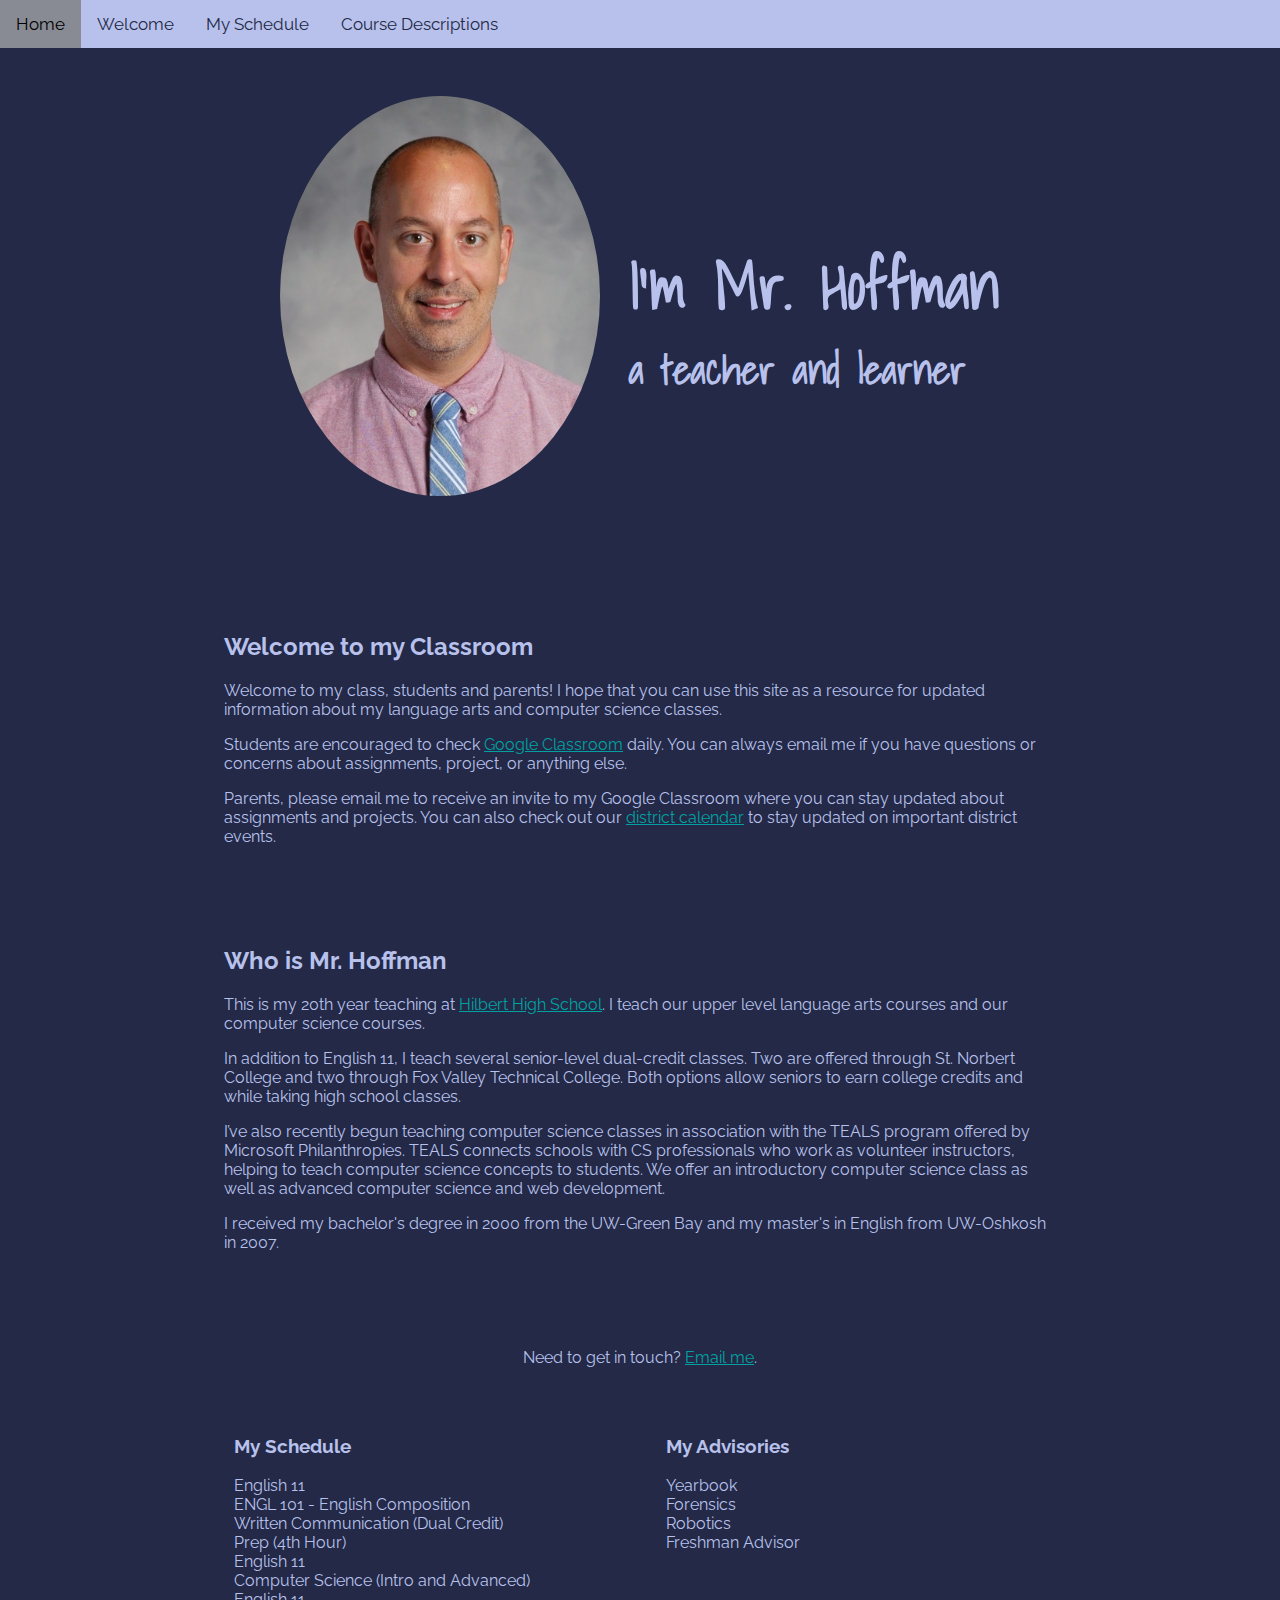
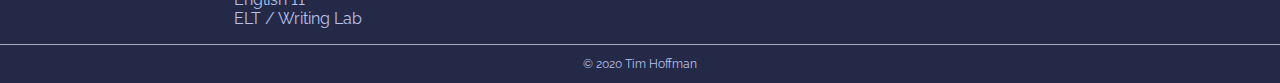
<file: index.html>
<!DOCTYPE html>
<html lang="en">

<head>
  <meta charset="UTF-8">
  <meta name="viewport" content="width=device-width, initial-scale=1.0">
  <meta http-equiv="X-UA-Compatible" content="ie=edge">
  <link rel="stylesheet" href="https://cdnjs.cloudflare.com/ajax/libs/font-awesome/4.7.0/css/font-awesome.min.css">
  <link rel="apple-touch-icon" sizes="180x180" href="images/apple-touch-icon.png">
  <link rel="icon" type="image/png" sizes="32x32" href="images/favicon-32x32.png">
  <link rel="icon" type="image/png" sizes="16x16" href="images/favicon-16x16.png">
  <link href="https://fonts.googleapis.com/css?family=Shadows+Into+Light|Raleway&display=swap" rel="stylesheet">
  <link rel="stylesheet" href="styles/style.css">
  <title>Mr. Hoffman's Class Pages</title>
</head>

<body>
  <nav>
    <div class="topnav" id="myTopnav">
      <a href="/" class="active">Home</a>
      <a href="#about-me">Welcome</a>
      <a href="#schedule">My Schedule</a>
      <a href="courses.html">Course Descriptions</a>
      <a href="javascript:void(0);" class="icon" onclick="myFunction()">
        <i class="fa fa-bars"></i>
      </a>
    </div>
  </nav>

  <div id="home" class="header-section">
    <div class="portrait">
      <img class="header-img" src="images/Hoffman_Tim.JPG" alt="Mr. Hoffman portrait">
    </div>
    <div id="title-text" class="title-text">
      <h1>I'm Mr. Hoffman</h1>
      <h2>a teacher and learner</h2>
    </div>
  </div>

  <div class="body-section">
    <div id="welcome-text">
      <h2>Welcome to my Classroom</h2>
      <p>Welcome to my class, students and parents! I hope that you can use this site as a resource for updated
        information about my language arts and computer science classes.</p>
      <p>Students are encouraged to check <a class="body-link" href="https://classroom.google.com">Google Classroom</a>
        daily. You can always email me if you have questions or concerns about assignments, project, or anything else.
      </p>
      <p>Parents, please email me to receive an invite to my Google Classroom where you can stay updated about
        assignments and projects. You can also check out our <a class="body-link"
          href="http://www.hilbertk12.org/district/calendar.cfm">district calendar</a> to stay updated on important
        district events.</p>
    </div>
    <div id="about-me">
      <h2>Who is Mr. Hoffman</h2>
      <p>This is my 20th year teaching at <a class="body-link" href="http://www.hilbert.k12.wi.us">Hilbert High
          School</a>. I teach our upper level language arts courses and our computer science courses.</p>
      <p>In addition to English 11, I teach several senior-level dual-credit classes. Two are offered through St.
        Norbert College and two through Fox Valley Technical College. Both options allow seniors to earn college credits
        and while taking high school classes.</p>
      <p>I’ve also recently begun teaching computer science classes in association with the TEALS program offered by
        Microsoft Philanthropies. TEALS connects schools with CS professionals who work as volunteer instructors,
        helping to teach computer science concepts to students. We offer an introductory computer science class as well
        as advanced computer science and web development.</p>
      <p>I received my bachelor's degree in 2000 from the UW-Green Bay and my master's in English from UW-Oshkosh in
        2007.</p>
    </div>
  </div>

  <div class="schedule-section">

    <p>Need to get in touch? <a class="body-link" href="mailto:hoffmant@hilbertk12.org">Email me</a>.</p>

    <div class="schedule-section-content">

      <div class="schedule-section-column">
        <h3 id="schedule">My Schedule</h3>
        <p>English 11</p>
        <p>ENGL 101 - English Composition</p>
        <p>Written Communication (Dual Credit)</p>
        <p>Prep (4th Hour)</p>
        <p>English 11</p>
        <p>Computer Science (Intro and Advanced)</p>
        <p>English 11</p>
        <p>ELT / Writing Lab</p>
      </div>
      <div class="schedule-section-column">
        <h3>My Advisories</h3>
        <p>Yearbook</p>
        <p>Forensics</p>
        <p>Robotics</p>
        <p>Freshman Advisor</p>
      </div>

    </div>

  </div>






  <div class="footer">
    <hr>
    <p>© 2020 Tim Hoffman</p>
  </div>


  <script type="text/javascript" src="scripts/scripts.js"></script>
  <script src="https://code.jquery.com/jquery-3.3.1.slim.min.js"
    integrity="sha384-q8i/X+965DzO0rT7abK41JStQIAqVgRVzpbzo5smXKp4YfRvH+8abtTE1Pi6jizo" crossorigin="anonymous">
  </script>
  <script src="https://cdnjs.cloudflare.com/ajax/libs/popper.js/1.14.7/umd/popper.min.js"
    integrity="sha384-UO2eT0CpHqdSJQ6hJty5KVphtPhzWj9WO1clHTMGa3JDZwrnQq4sF86dIHNDz0W1" crossorigin="anonymous">
  </script>
  <script src="https://stackpath.bootstrapcdn.com/bootstrap/4.3.1/js/bootstrap.min.js"
    integrity="sha384-JjSmVgyd0p3pXB1rRibZUAYoIIy6OrQ6VrjIEaFf/nJGzIxFDsf4x0xIM+B07jRM" crossorigin="anonymous">
  </script>
</body>

</html>
</file>
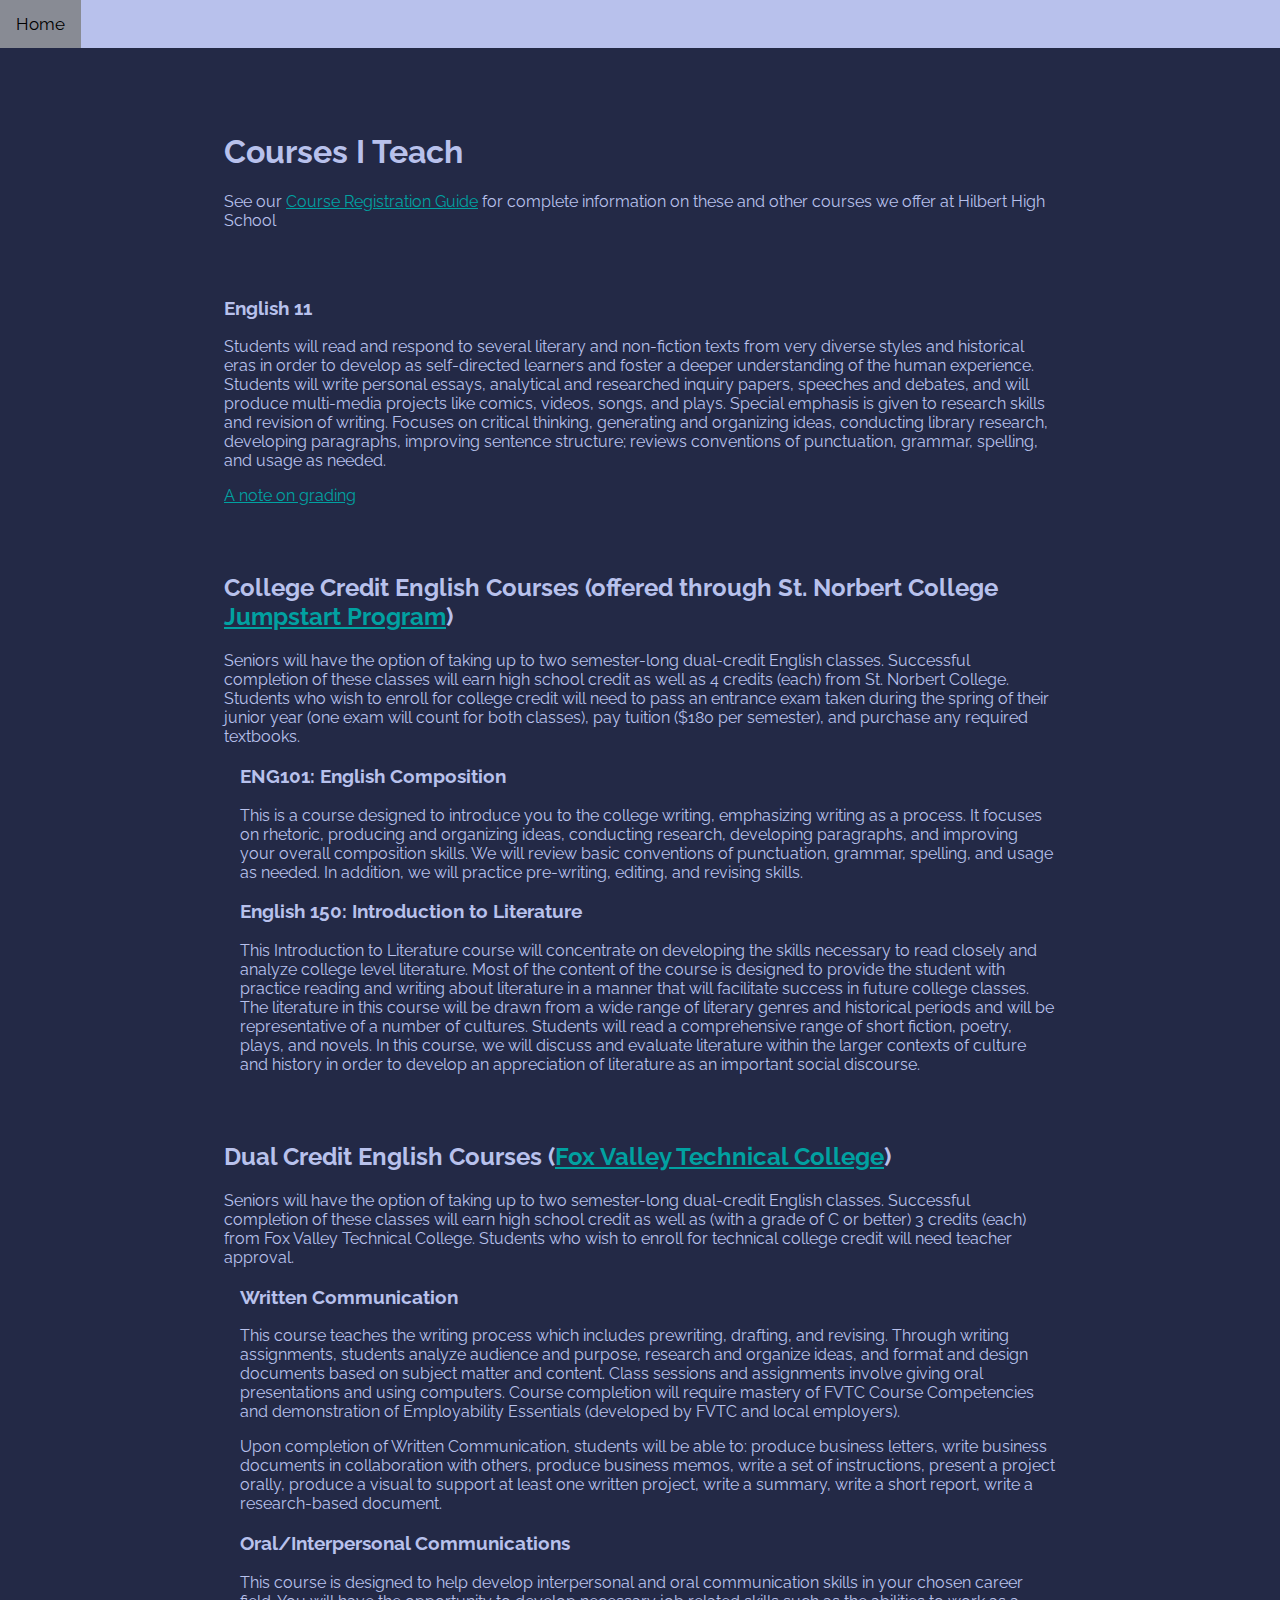
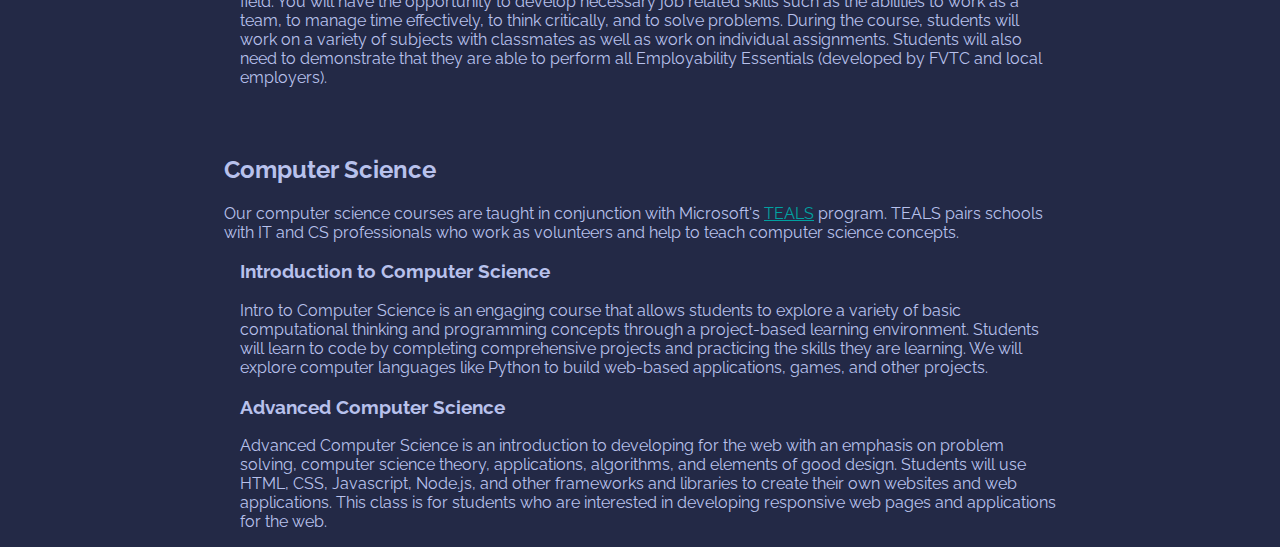
<file: courses.html>
<!DOCTYPE html>
<html lang="en">

<head>
    <meta charset="UTF-8">
    <meta name="viewport" content="width=device-width, initial-scale=1.0">
    <meta http-equiv="X-UA-Compatible" content="ie=edge">
    <link rel="apple-touch-icon" sizes="180x180" href="images/apple-touch-icon.png">
    <link rel="icon" type="image/png" sizes="32x32" href="images/favicon-32x32.png">
    <link rel="icon" type="image/png" sizes="16x16" href="images/favicon-16x16.png">
    <link href="https://fonts.googleapis.com/css?family=Caveat|Raleway&display=swap" rel="stylesheet">
    <link rel="stylesheet" href="styles/style.css">
    <title>Mr. Hoffman's Class Pages</title>
</head>

<body>
    <nav>
        <div class="topnav" id="myTopnav">
            <a href="/" class="active">Home</a>

            <a href="javascript:void(0);" class="icon" onclick="myFunction()">
                <i class="fa fa-bars"></i>
            </a>
        </div>
    </nav>

    <div class="course-descriptions">
        <h1>Courses I Teach</h1>
        <p>See our <a class="body-link"
                href="http://www.hilbertk12.org/Guidance/Course%20Registration%20Guide%201920.pdf">Course Registration
                Guide</a> for complete information on these and other courses we offer at Hilbert High School</p>
        <div class="engl-11-description">
            <h3>English 11</h3>
            <p>Students will read and respond to several literary and non-fiction texts from very diverse styles and
                historical eras in order to develop as self-directed learners and foster a deeper understanding of the
                human
                experience. Students will write personal essays, analytical and researched inquiry papers, speeches and
                debates, and will produce multi-media projects like comics, videos, songs, and plays. Special emphasis
                is
                given to research skills and revision of writing. Focuses on critical thinking, generating and
                organizing
                ideas, conducting library research, developing paragraphs, improving sentence structure; reviews
                conventions
                of punctuation, grammar, spelling, and usage as needed.</p>
                <p><a class="body-link" href="grading.html">A note on grading</a></p>
        </div>
        <div class="jumpstart-description">
            <h2>College Credit English Courses (offered through St. Norbert College <a class="body-link"
                    href="https://www.snc.edu/collegejumpstart/">Jumpstart Program</a>)</h2>
            <p>Seniors will have the option of taking up to two semester-long dual-credit English classes. Successful
                completion of these classes will earn high school credit as well as 4 credits (each) from St. Norbert
                College. Students who wish to enroll for college credit will need to pass an entrance exam taken during
                the
                spring of their junior year (one exam will count for both classes), pay tuition ($180 per semester), and
                purchase any required textbooks.</p>
            <div class="detailed-description">
                <h3>ENG101: English Composition</h3>
                <p>This is a course designed to introduce you to the college writing, emphasizing writing as a process.
                    It
                    focuses on rhetoric, producing and organizing ideas, conducting research, developing paragraphs, and
                    improving your overall composition skills. We will review basic conventions of punctuation, grammar,
                    spelling, and usage as needed. In addition, we will practice pre-writing, editing, and revising
                    skills.
                </p>
            </div>
            <div class="detailed-description">
                <h3>English 150: Introduction to Literature</h3>
                <p>This Introduction to Literature course will concentrate on developing the skills necessary to read
                    closely
                    and analyze college­ level literature. Most of the content of the course is designed to provide the
                    student
                    with practice reading and writing about literature in a manner that will facilitate success in
                    future
                    college classes. The literature in this course will be drawn from a wide range of literary genres
                    and
                    historical periods and will be representative of a number of cultures. Students will read a
                    comprehensive
                    range of short fiction, poetry, plays, and novels. In this course, we will discuss and evaluate
                    literature
                    within the larger contexts of culture and history in order to develop an appreciation of literature
                    as
                    an
                    important social discourse.</p>
            </div>
        </div>
        <div class="dual-credit-description">
            <h2>Dual Credit English Courses (<a class="body-link"
                    href="https://www.fvtc.edu/programs/CreditForPriorLearning/EarlyCollegeCredit">Fox Valley Technical
                    College</a>)</h2>
            <p>Seniors will have the option of taking up to two semester-long dual-credit English classes. Successful
                completion of these classes will earn high school credit as well as (with a grade of C or better) 3
                credits
                (each) from Fox Valley Technical College. Students who wish to enroll for technical college credit will
                need
                teacher approval.</p>
            <div class="detailed-description">
                <h3>Written Communication</h3>
                <p>This course teaches the writing process which includes prewriting, drafting, and revising. Through
                    writing
                    assignments, students analyze audience and purpose, research and organize ideas, and format and
                    design
                    documents based on subject matter and content. Class sessions and assignments involve giving oral
                    presentations and using computers. Course completion will require mastery of FVTC Course
                    Competencies
                    and
                    demonstration of Employability Essentials (developed by FVTC and local employers).</p>
                <p>Upon completion of Written Communication, students will be able to: produce business letters, write
                    business
                    documents in collaboration with others, produce business memos, write a set of instructions, present
                    a
                    project orally, produce a visual to support at least one written project, write a summary, write a
                    short
                    report, write a research-based document.</p>
            </div>
            <div class="detailed-description">
                <h3>Oral/Interpersonal Communications</h3>
                <p>This course is designed to help develop interpersonal and oral communication skills in your chosen
                    career
                    field. You will have the opportunity to develop necessary job related skills such as the abilities
                    to
                    work
                    as a team, to manage time effectively, to think critically, and to solve problems. During the
                    course,
                    students will work on a variety of subjects with classmates as well as work on individual
                    assignments.
                    Students will also need to demonstrate that they are able to perform all Employability Essentials
                    (developed
                    by FVTC and local employers).</p>
            </div>
        </div>
        <div class="comp-sci-description">
            <h2>Computer Science</h2>
            <p>Our computer science courses are taught in conjunction with Microsoft's <a class="body-link"
                    href="https://www.microsoft.com/en-us/teals">TEALS</a> program. TEALS pairs schools with IT and CS
                professionals who work as volunteers and help to teach computer science concepts.</p>
            <div class="detailed-description">
                <h3>Introduction to Computer Science</h3>
                <p>Intro to Computer Science is an engaging course that allows students to explore a variety of basic
                    computational thinking
                    and programming concepts through a project-based learning environment. Students will learn to code
                    by completing comprehensive projects and practicing the skills they are learning. We will explore
                    computer languages like Python to build web-based applications, games, and other projects.</p>
            </div>
            <div class="detailed-description">
                <h3>Advanced Computer Science</h3>
                <p>Advanced Computer Science is an introduction to developing for the web with an emphasis on problem
                    solving, computer science theory, applications, algorithms, and elements of good design. Students
                    will use HTML, CSS, Javascript, Node.js, and other frameworks and libraries to create their own
                    websites and web applications. This class is for students who are interested in developing
                    responsive web pages and applications for the web.</p>
            </div>
        </div>
    </div>


</body>

</html>
</file>
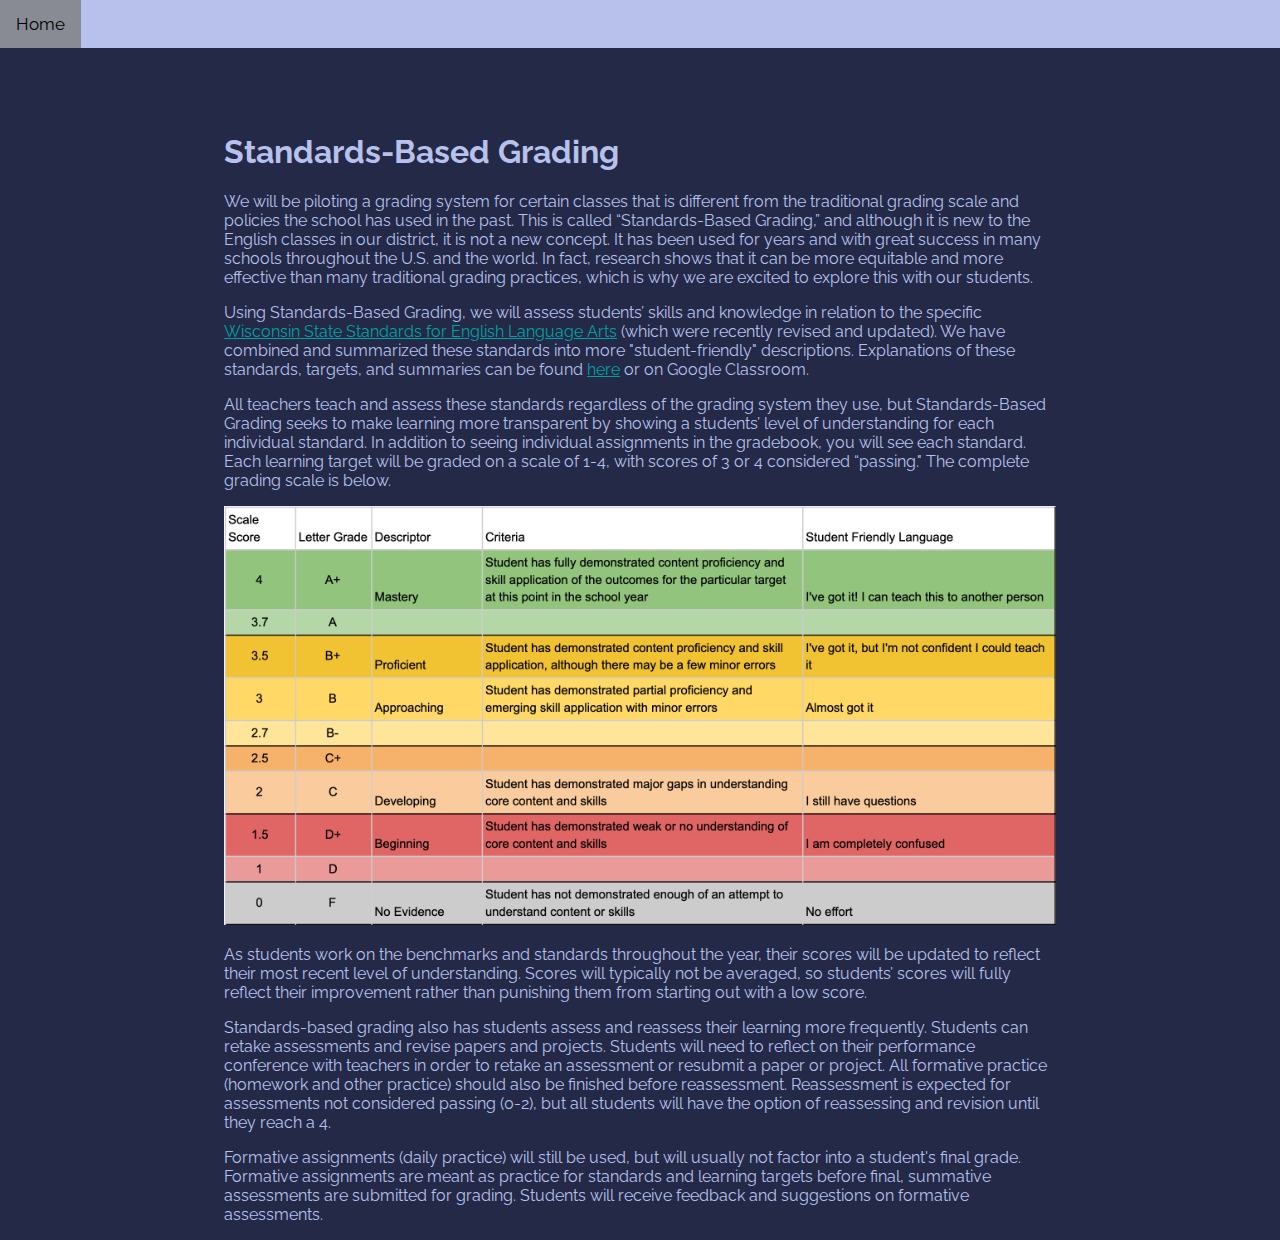
<file: grading.html>
<!DOCTYPE html>
<html lang="en">
<head>
    <meta charset="UTF-8">
    <meta name="viewport" content="width=device-width, initial-scale=1.0">
    <meta http-equiv="X-UA-Compatible" content="ie=edge">
    <link rel="apple-touch-icon" sizes="180x180" href="images/apple-touch-icon.png">
    <link rel="icon" type="image/png" sizes="32x32" href="images/favicon-32x32.png">
    <link rel="icon" type="image/png" sizes="16x16" href="images/favicon-16x16.png">
    <link href="https://fonts.googleapis.com/css?family=Caveat|Raleway&display=swap" rel="stylesheet">
    <link rel="stylesheet" href="styles/style.css">
    <title>Mr. Hoffman's Class Pages</title>
</head>
<body>
    <nav>
        <div class="topnav" id="myTopnav">
            <a href="/" class="active">Home</a>

            <a href="javascript:void(0);" class="icon" onclick="myFunction()">
                <i class="fa fa-bars"></i>
            </a>
        </div>
    </nav>

    <div class="body-section">
        <h1>Standards-Based Grading</h1>
        <p>We will be piloting a grading system for certain classes that is different from the traditional grading scale and policies the school has used in the past. This is called “Standards-Based Grading,” and although it is new to the English classes in our district, it is not a new concept. It has been used for years and with great success in many schools throughout the U.S. and the world. In fact, research shows that it can be more equitable and more effective than many traditional grading practices, which is why we are excited to explore this with our students. </p>
        <p>Using Standards-Based Grading, we will assess students’ skills and knowledge in relation to the specific <a class="body-link" href="https://dpi.wi.gov/ela/standards">Wisconsin State Standards for English Language Arts</a> (which were recently revised and updated). We have combined and summarized these standards into more "student-friendly" descriptions. Explanations of these standards, targets, and summaries can be found <a class="body-link" href="standards.html">here</a> or on Google Classroom.</p>
        <p>All teachers teach and assess these standards regardless of the grading system they use, but Standards-Based Grading seeks to make learning more transparent by showing a students’ level of understanding for each individual standard. In addition to seeing individual assignments in the gradebook, you will see each standard. Each learning target will be graded on a scale of 1-4, with scores of 3 or 4 considered “passing." The complete grading scale is below.</p>
        <img class="grade-scale-img" src="images/standards_grading_scale.png" alt="grading scale">
        <p>As students work on the benchmarks and standards throughout the year, their scores will be updated to reflect their most recent level of understanding. Scores will typically not be averaged, so students’ scores will fully reflect their improvement rather than punishing them from starting out with a low score.</p>
        <p>Standards-based grading also has students assess and reassess their learning more frequently.  Students can retake assessments and revise papers and projects. Students will need to reflect on their performance conference with teachers in order to retake an assessment or resubmit a paper or project. All formative practice (homework and other practice) should also be finished before reassessment. Reassessment is expected for assessments not considered passing (0-2), but all students will have the option of reassessing and revision until they reach a 4.</p>
        <p>Formative assignments (daily practice) will still be used, but will usually not factor into a student's final grade. Formative assignments are meant as practice for standards and learning targets before final, summative assessments are submitted for grading. Students will receive feedback and suggestions on formative assessments.</p>
    </div>
</body>
</html>
</file>
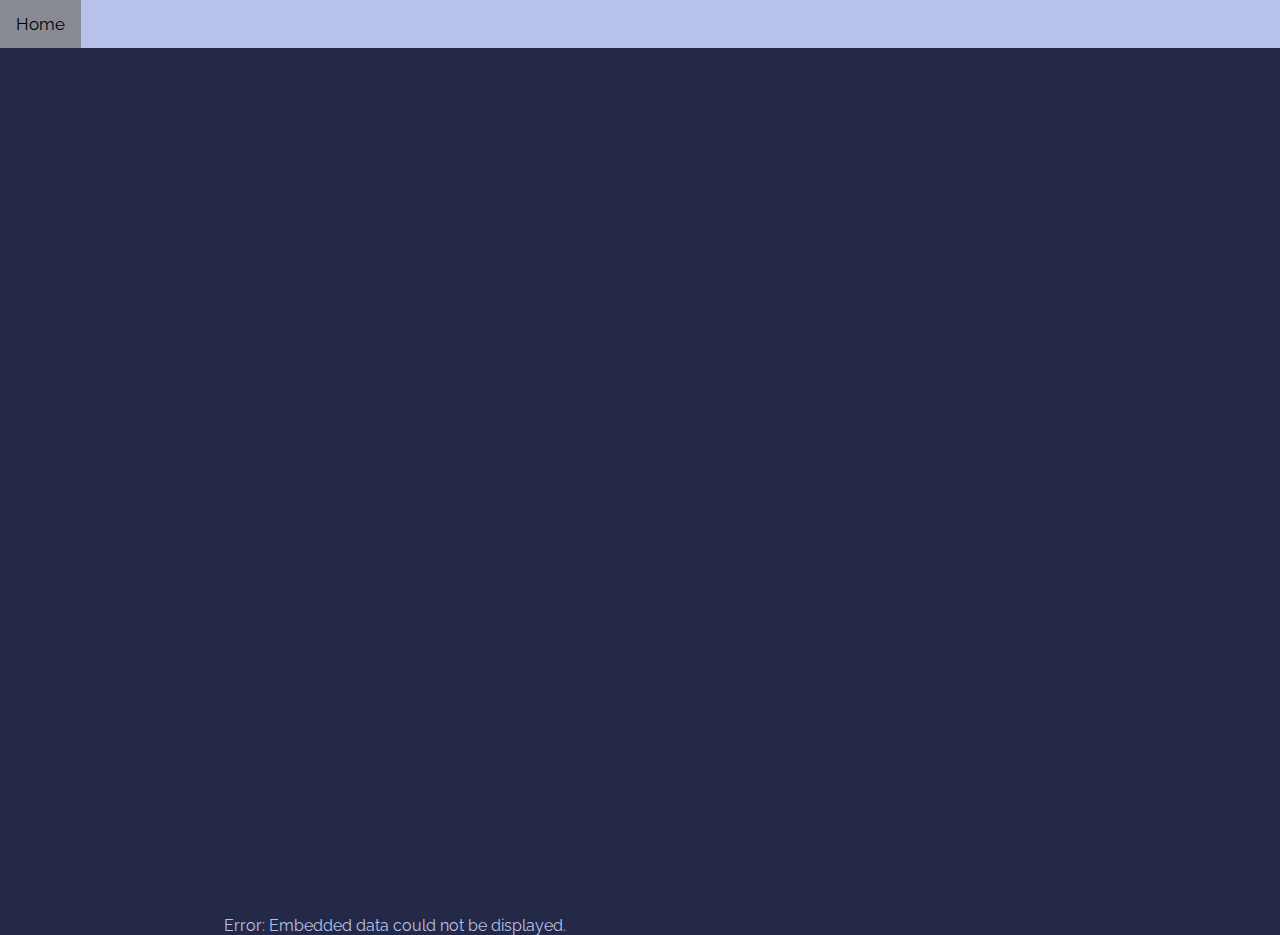
<file: standards.html>
<!DOCTYPE html>
<html lang="en">
<head>
    <meta charset="UTF-8">
    <meta name="viewport" content="width=device-width, initial-scale=1.0">
    <meta http-equiv="X-UA-Compatible" content="ie=edge">
    <link rel="apple-touch-icon" sizes="180x180" href="images/apple-touch-icon.png">
    <link rel="icon" type="image/png" sizes="32x32" href="images/favicon-32x32.png">
    <link rel="icon" type="image/png" sizes="16x16" href="images/favicon-16x16.png">
    <link href="https://fonts.googleapis.com/css?family=Caveat|Raleway&display=swap" rel="stylesheet">
    <link rel="stylesheet" href="styles/style.css">
    <title>Mr. Hoffman's Class Pages</title>
</head>
<body>
    <nav>
        <div class="topnav" id="myTopnav">
            <a href="/" class="active">Home</a>

            <a href="javascript:void(0);" class="icon" onclick="myFunction()">
                <i class="fa fa-bars"></i>
            </a>
        </div>
    </nav>

    <div class="body-section">
        <object class="spreadsheet" data="https://docs.google.com/spreadsheets/d/e/2PACX-1vSzqJAOuu3pb8lH6isB2sk-S2lbM8frtsWDyq8MXpG2KLooDDyEU221rbd7mth3YpEgT2m0EArFuTLz/pubhtml" width="100%" height="800">
            <embed class="spreadsheet" src="https://docs.google.com/spreadsheets/d/e/2PACX-1vSzqJAOuu3pb8lH6isB2sk-S2lbM8frtsWDyq8MXpG2KLooDDyEU221rbd7mth3YpEgT2m0EArFuTLz/pubhtml" width="100%" height="800"> </embed>
            Error: Embedded data could not be displayed.
        </object>
        </div>
    </div>
    
</body>
</html>
</file>
<file: styles/style.css>
body {
    margin: 0;
    background-color: #232946;        
    /* background-image: url("/images/laptop-819285_1920.jpg"); */
    /* background-size: 100%;  
    background-repeat: no-repeat; */
    color: #b8c1ec; 
}


/* Add a black background color to the top navigation */
.topnav {
    font-family: 'Raleway', sans-serif;
    background-color: #b8c1ec;
    overflow: hidden;
}

/* Style the links inside the navigation bar */
.topnav a {
    float: left;
    display: block;
    color: #232946;
    text-align: center;
    padding: 14px 16px;
    text-decoration: none;
    font-size: 17px;
}

/* Change the color of links on hover */
.topnav a:hover {
    background-color: #888B94;
    color: black;
}

/* Add an active class to highlight the current page */

/* Hide the link that should open and close the topnav on small screens */
.topnav .icon {
    display: none;
}

.header-section {
    /* background-color: black; */
    display: flex;
    align-items: center;
    justify-content: center;
    background-repeat: no-repeat;
    background-position: center;
    background-size: 100%;
    height:500px;
    width: 75%;
    margin: auto;
}

.title-text h1 {
    font-size: 4rem;
    margin: 0;
}

.title-text h2 {
    font-size: 2.5rem;
    margin:0;
}

.header-img {
    width: 100%;
    border-radius: 100%;
    object-fit: contain;
}

.title-text {
    /* position: absolute; */
    font-family: 'Shadows Into Light', cursive;
    top: 10px;
    left: 10px;
    color: #b8c1ec;
    margin-top: 4%;
    margin-left: 3%;
    padding: 0;

}

.hidden {
    visibility: hidden;
}

.body-section,
.course-descriptions {
    padding-top: 4em;
    font-family: 'Raleway', sans-serif;
    max-width: 65%;
    margin: 0 auto 0 auto;
}

#about-me {
    padding-top: 4em;
}

.schedule-section-column p {
    margin:0;
}

.schedule-section {
    padding-top: 4em;
    font-family: 'Raleway', sans-serif;
    text-align: center;
}

.schedule-title {
    padding: 2rem;
}

.schedule-section-content {
    max-width: 65%;
    margin: 40px auto 0 auto;
    text-align: left;
    display: grid;
    grid-template-columns: 1fr 1fr;
    grid-gap: 2em;
}

.grade-scale-img {
    max-width:100%;
    /* max-height:100%; */
}

@-moz-document url-prefix() {
    .grade-scale-img {
      max-width: 100%;
      max-height: 100%;
    }
  }

@media screen and (max-width: 600px) {
    .schedule-section-content {
        grid-template-columns: 1fr;
    }

    .header-section {
        height: 250px;
    }
    
}

@media screen and (max-width: 890px) {
    .header-section {
        height: 400px;
    }

    .title-text {
        color: white;
        text-align: center;
        text-shadow: 1px 1px 1px #000;
        margin-top: 5%;
        
    }
}

@media screen and (max-width: 715px) {
    .header-section {
        height: 275px;
    }

    .title-text {
        color: white;
        text-align: center;
        text-shadow: 1px 1px 1px #000;
        margin-top: 5%;
        
    }
}
.schedule-section-column {
    padding: 10px;
    box-sizing: border-box;
    
}

.footer {
    font-family: 'Raleway', sans-serif;
    font-size: 0.75rem;
    text-align: center;
}

.footer hr {
    border: none;
    height: 1px;
    color: #A6ADB7; /* old IE */
    background-color: #A6ADB7; /* Modern Browsers */
}

.body-link {
    color: #01A1A1;
}

.body-link:hover {
    color: #0B1D51;
    text-decoration: none;
}

.engl-11-description,
.jumpstart-description,
.dual-credit-description,
.comp-sci-description {
    padding-top: 2rem;
}

.detailed-description {
    padding-left: 1rem;
}

/* When the screen is less than 600 pixels wide, hide all links, except for the first one ("Home"). Show the link that contains should open and close the topnav (.icon) */
@media only screen and (max-width: 600px) {
    .topnav a:not(:first-child) {
        display: none;
    }

    .topnav a.icon {
        float: right;
        display: block;
    }
}

/* The "responsive" class is added to the topnav with JavaScript when the user clicks on the icon. This class makes the topnav look good on small screens (display the links vertically instead of horizontally) */
@media only screen and (max-width: 600px) {
    .topnav.responsive {
        position: relative;
    }

    .topnav.responsive a.icon {
        position: absolute;
        right: 0;
        top: 0;
    }

    .topnav.responsive a {
        float: none;
        display: block;
        text-align: left;
    }

    .title-text {
        color: white;
        text-align: center;
        text-shadow: 1px 1px 1px #000;
        margin-top: 5%;
        
    }
}
</file>
